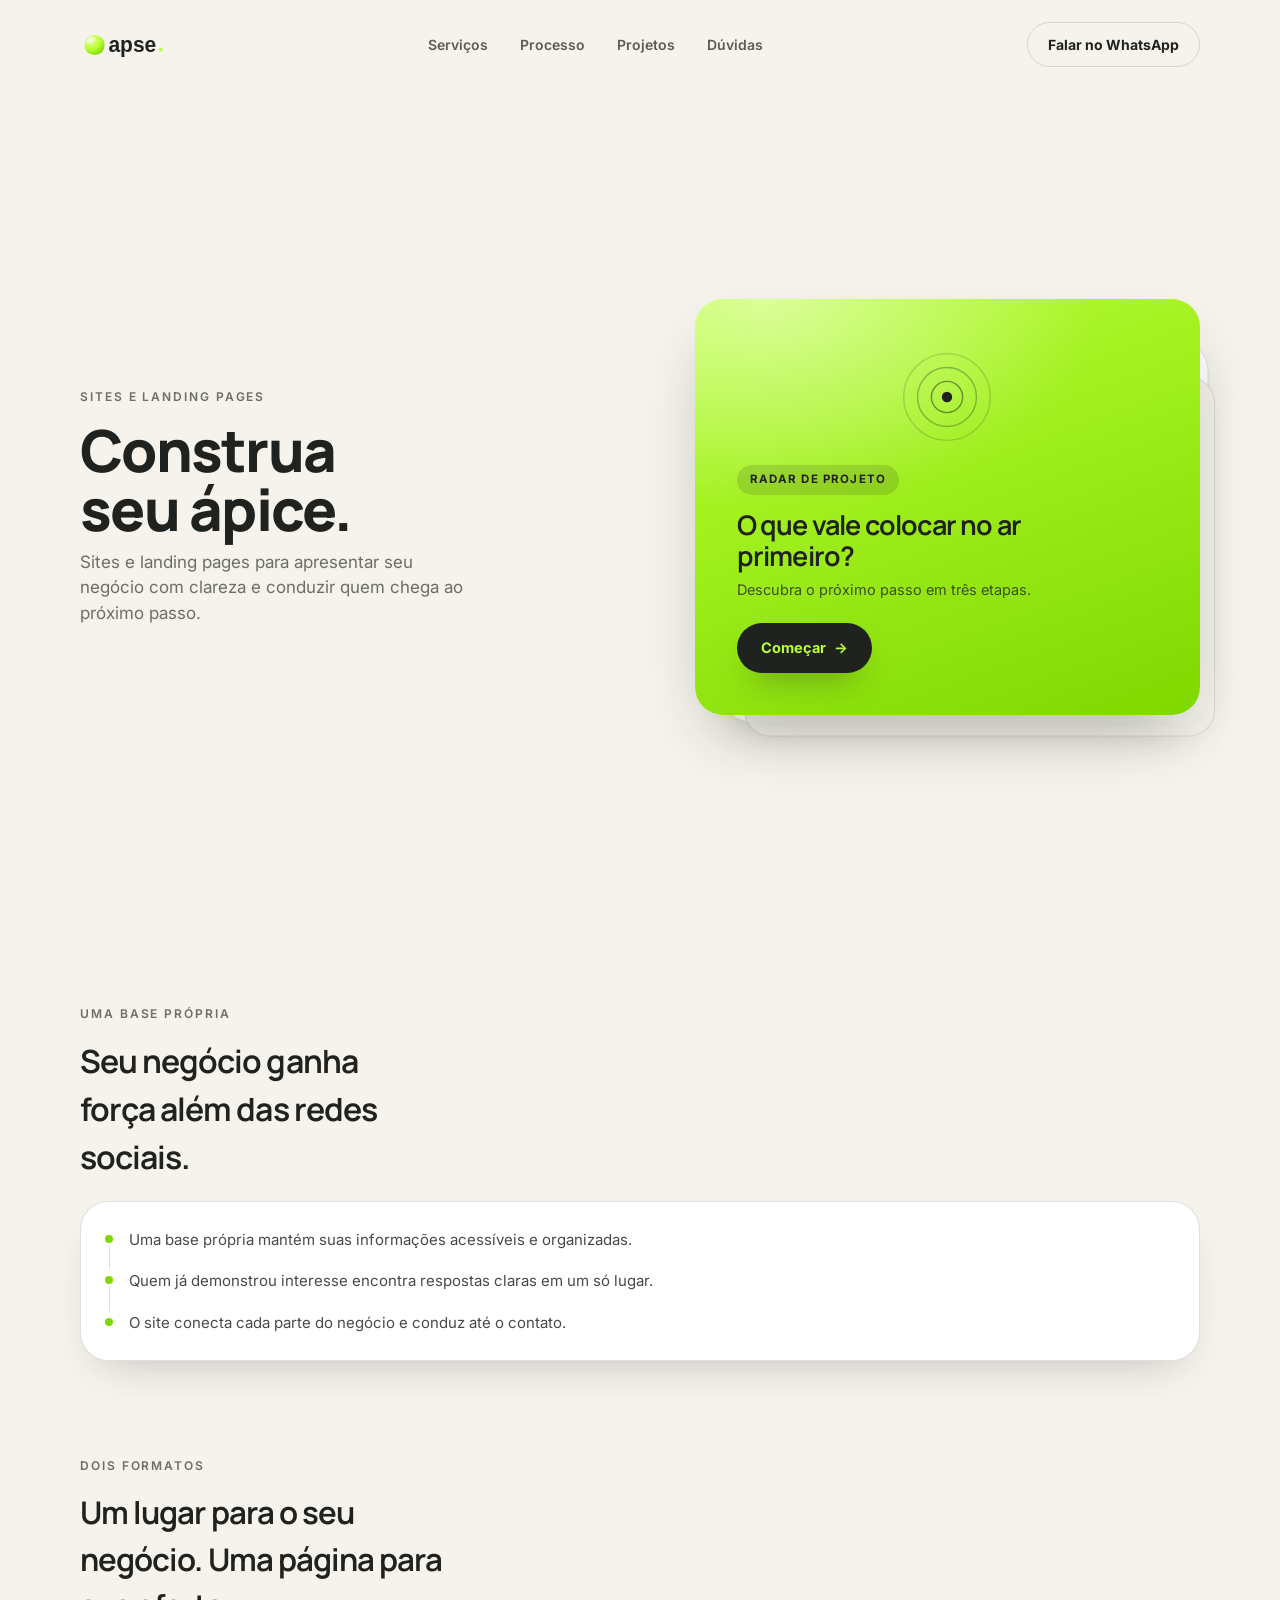
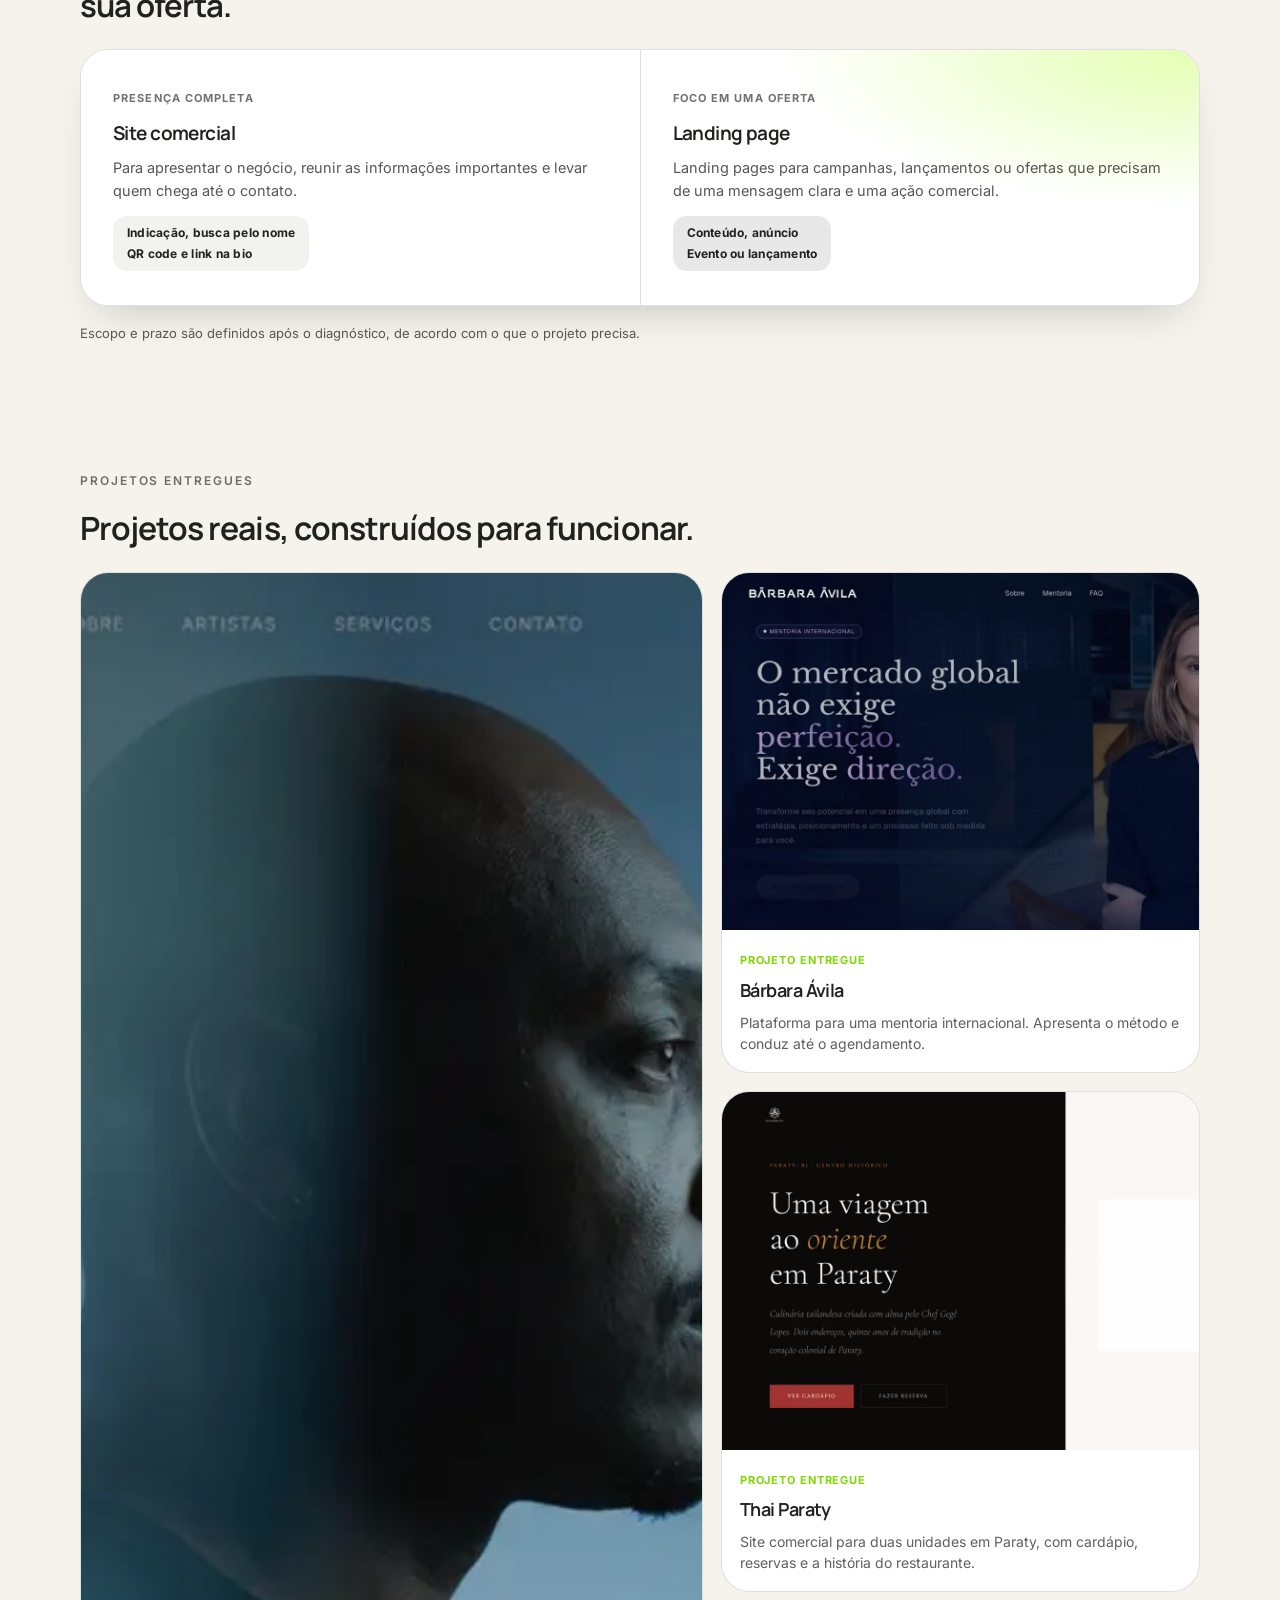
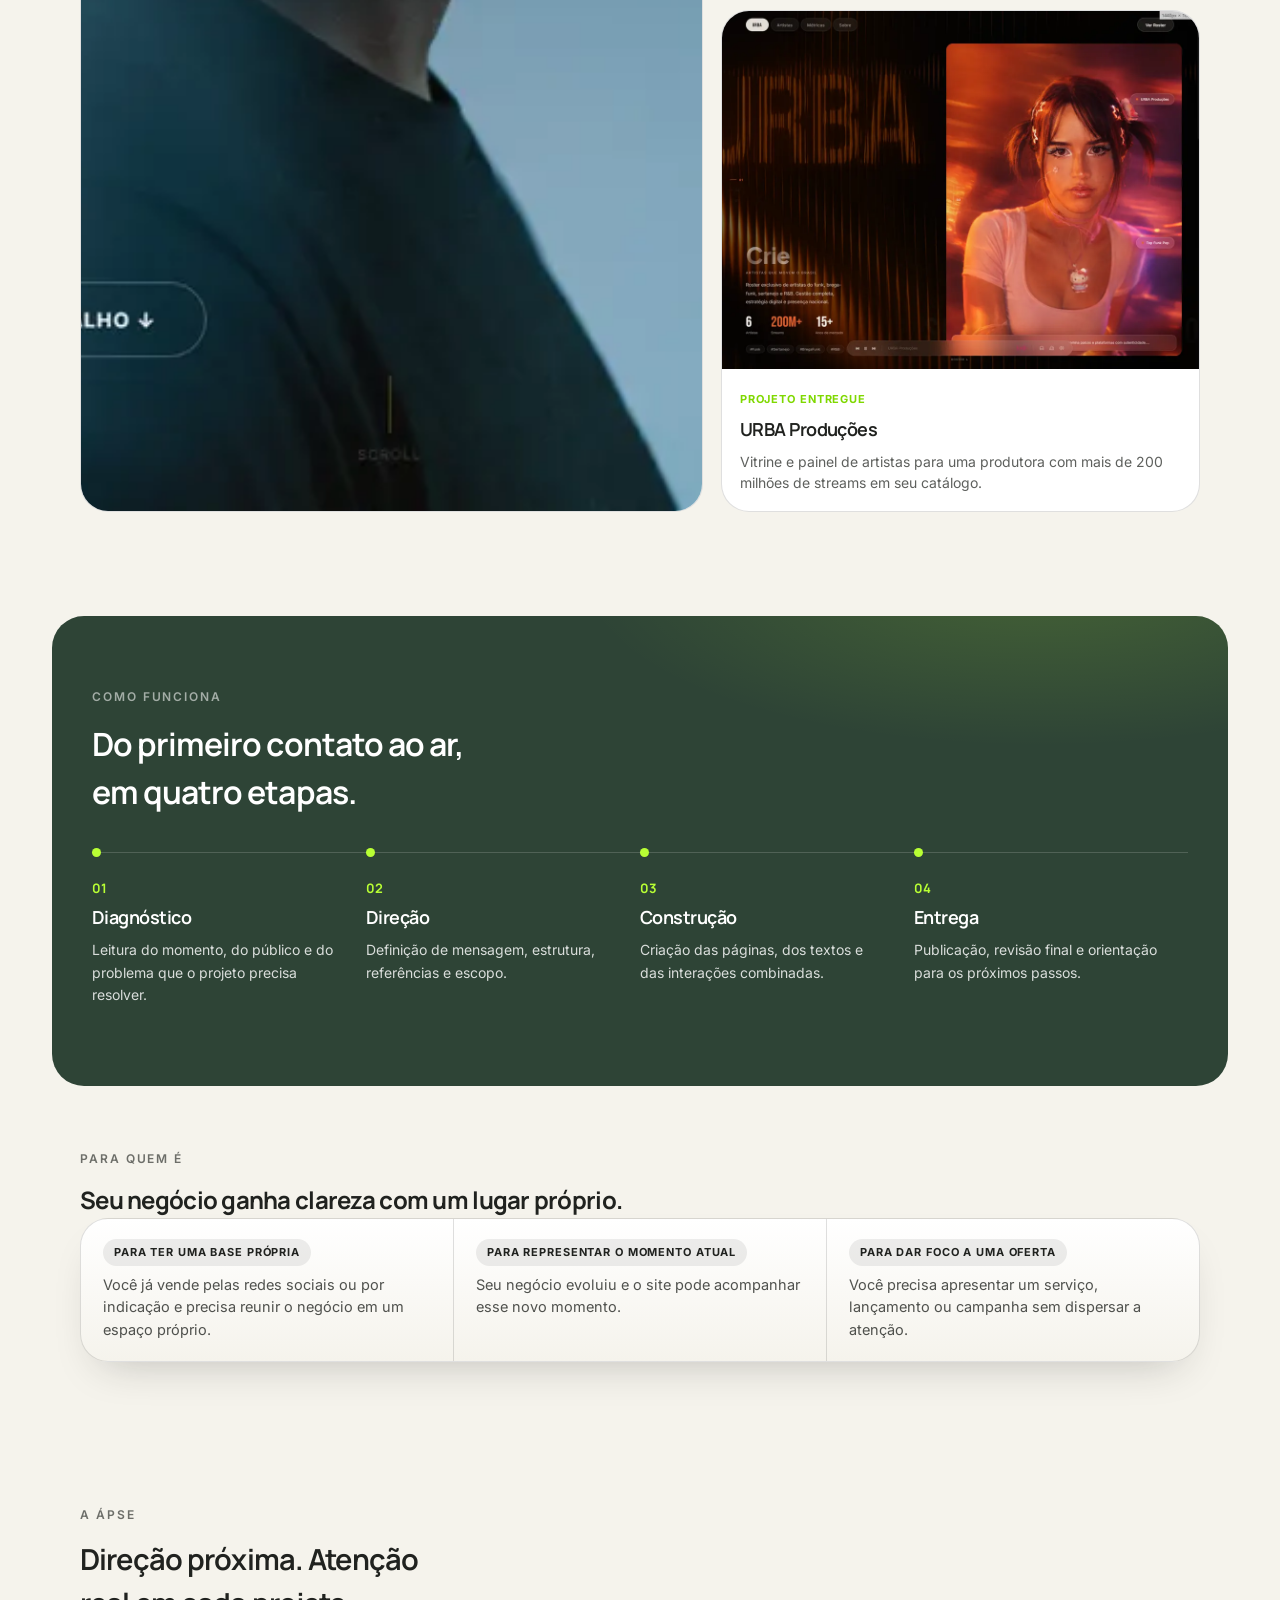
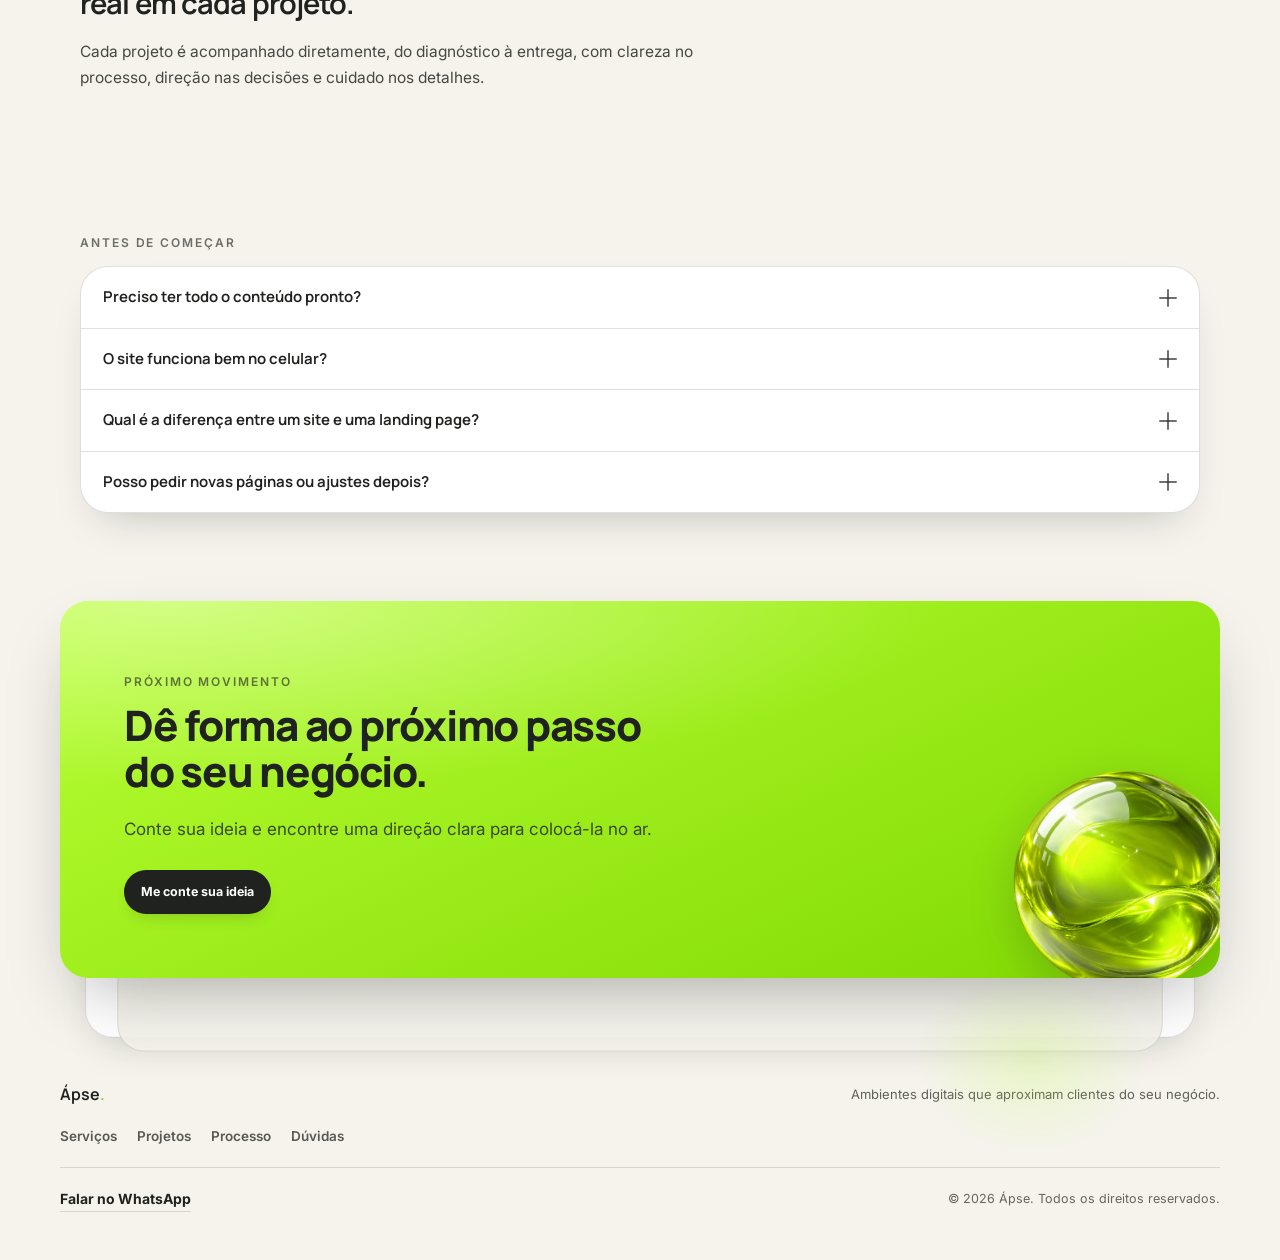
<file: index.html>
<!DOCTYPE html>
<html lang="pt-BR">
<head>
<meta charset="UTF-8">
<meta name="viewport" content="width=device-width, initial-scale=1, viewport-fit=cover">
<title>Ápse. Sites e landing pages com clareza e direção.</title>
<meta name="description" content="Sites e landing pages para apresentar seu negócio com clareza e conduzir quem chega ao próximo passo. Radar de três etapas para indicar o caminho certo.">
<link rel="icon" href="assets/img/brand/favicon.svg" type="image/svg+xml">
<link rel="preconnect" href="https://fonts.googleapis.com">
<link rel="preconnect" href="https://fonts.gstatic.com" crossorigin>
<link href="https://fonts.googleapis.com/css2?family=Manrope:wght@500;650;800&family=Inter:wght@400;500;600&display=swap" rel="stylesheet">
<link rel="stylesheet" href="assets/css/styles.css">
</head>
<body>

<a class="skip-link" href="#conteudo">Pular para o conteúdo</a>

<header class="site-header">
  <a href="#topo" class="brand" aria-label="Página inicial da Ápse">
    <img src="assets/img/brand/apse-logo-horizontal.svg" alt="apse." class="brand-logo" width="145" height="51">
  </a>
  <nav class="main-nav" aria-label="Navegação principal">
    <a href="#oferta">Serviços</a>
    <a href="#processo">Processo</a>
    <a href="#projetos">Projetos</a>
    <a href="#faq">Dúvidas</a>
  </nav>
  <a class="btn btn-ghost header-cta" href="#" data-whatsapp-link data-cta="header">
    Falar no WhatsApp
  </a>
</header>

<main id="conteudo">

  <div class="hero-stage" id="topo">
    <section class="hero">
      <div class="hero-copy">
        <p class="eyebrow">SITES E LANDING PAGES</p>
        <h1>Construa seu ápice.</h1>
        <p class="hero-support">Sites e landing pages para apresentar seu negócio com clareza e conduzir quem chega ao próximo passo.</p>
      </div>
    </section>

    <section class="diagnostico-wrap" id="diagnostico" aria-labelledby="diagnostico-title">
      <div class="diagnostico-sheet-handle" data-diag-handle hidden aria-hidden="true">
        <span class="handle-bar"></span>
      </div>

      <div class="diagnostico-depth" aria-hidden="true"></div>
      <div class="diagnostico-depth diagnostico-depth-2" aria-hidden="true"></div>

      <div class="diagnostico-panel" data-diagnostico>

        <div class="diagnostico-closed" data-diag-view="closed">
          <button type="button" class="diagnostico-hit" data-diag-start aria-describedby="diagnostico-title">
            <span class="diag-emblem" aria-hidden="true">
              <svg viewBox="0 0 120 120" width="96" height="96">
                <circle class="ring ring-1" cx="60" cy="60" r="18" />
                <circle class="ring ring-2" cx="60" cy="60" r="34" />
                <circle class="ring ring-3" cx="60" cy="60" r="50" />
                <circle class="ring-core" cx="60" cy="60" r="6" />
              </svg>
            </span>
            <span class="diagnostico-badge">Radar de projeto</span>
            <h2 id="diagnostico-title">O que vale colocar no ar primeiro?</h2>
            <p>Descubra o próximo passo em três etapas.</p>
            <span class="btn btn-dark diag-cta">
              <span data-diag-start-label>Começar</span>
              <span class="btn-arrow" aria-hidden="true">→</span>
            </span>
          </button>
        </div>

        <div class="diagnostico-open" data-diag-view="open" hidden>
          <div class="diagnostico-head">
            <span class="diag-emblem diag-emblem--mini" aria-hidden="true">
              <svg viewBox="0 0 120 120" width="48" height="48">
                <circle class="ring ring-1" cx="60" cy="60" r="18" />
                <circle class="ring ring-2" cx="60" cy="60" r="34" />
                <circle class="ring-core" cx="60" cy="60" r="6" />
              </svg>
            </span>
            <div class="diagnostico-progress" role="progressbar" aria-valuemin="1" aria-valuemax="3" aria-valuenow="1" aria-label="Progresso do radar">
              <span data-diag-progress-fill></span>
            </div>
            <button type="button" class="diagnostico-close" data-diag-close aria-label="Fechar radar">✕</button>
          </div>

          <div data-diag-question-area aria-live="polite"></div>

          <div class="diagnostico-nav">
            <button type="button" class="btn-text" data-diag-back hidden>← Voltar</button>
          </div>
        </div>

      </div>
    </section>
  </div>

  <section class="problema" id="problema">
    <p class="section-eyebrow">UMA BASE PRÓPRIA</p>
    <h2>Seu negócio ganha força além das redes sociais.</h2>
    <div class="panel problema-panel">
      <div class="problema-flow">
        <p class="problema-point">Uma base própria mantém suas informações acessíveis e organizadas.</p>
        <p class="problema-point">Quem já demonstrou interesse encontra respostas claras em um só lugar.</p>
        <p class="problema-point">O site conecta cada parte do negócio e conduz até o contato.</p>
      </div>
    </div>
  </section>

  <section class="oferta" id="oferta">
    <p class="section-eyebrow">DOIS FORMATOS</p>
    <h2>Um lugar para o seu negócio. Uma página para sua oferta.</h2>
    <div class="panel oferta-panel">
      <article class="oferta-module oferta-module--base">
        <span class="oferta-tag">Presença completa</span>
        <h3>Site comercial</h3>
        <p>Para apresentar o negócio, reunir as informações importantes e levar quem chega até o contato.</p>
        <p class="oferta-fluxo">
          <span>Indicação, busca pelo nome</span>
          <span>QR code e link na bio</span>
        </p>
      </article>
      <div class="oferta-divider" aria-hidden="true"></div>
      <article class="oferta-module oferta-module--foco">
        <span class="oferta-tag">Foco em uma oferta</span>
        <h3>Landing page</h3>
        <p>Landing pages para campanhas, lançamentos ou ofertas que precisam de uma mensagem clara e uma ação comercial.</p>
        <p class="oferta-fluxo">
          <span>Conteúdo, anúncio</span>
          <span>Evento ou lançamento</span>
        </p>
      </article>
    </div>
    <p class="oferta-footnote">Escopo e prazo são definidos após o diagnóstico, de acordo com o que o projeto precisa.</p>
  </section>

  <section class="projetos" id="projetos">
    <p class="section-eyebrow">PROJETOS ENTREGUES</p>
    <h2>Projetos reais, construídos para funcionar.</h2>

    <div class="projetos-track" data-projetos-track>
      <article class="projeto-card projeto-card--featured">
        <div class="projeto-media">
          <img src="assets/img/portfolio/junior-maia.webp" alt="Site comercial criado para Júnior Maia" loading="lazy" width="640" height="480">
        </div>
        <div class="projeto-info">
          <span class="projeto-label">Projeto entregue</span>
          <h3>Júnior Maia</h3>
          <p>Site comercial para um agenciador de artistas com 15 anos de mercado. Organiza artistas, serviços e contato.</p>
        </div>
      </article>
      <article class="projeto-card">
        <div class="projeto-media">
          <img src="assets/img/portfolio/barbara-avila.webp" alt="Plataforma de mentoria criada para Bárbara Ávila" loading="lazy" width="640" height="480">
        </div>
        <div class="projeto-info">
          <span class="projeto-label">Projeto entregue</span>
          <h3>Bárbara Ávila</h3>
          <p>Plataforma para uma mentoria internacional. Apresenta o método e conduz até o agendamento.</p>
        </div>
      </article>
      <article class="projeto-card">
        <div class="projeto-media">
          <img src="assets/img/portfolio/thai-paraty.webp" alt="Site comercial criado para o restaurante Thai Paraty" loading="lazy" width="640" height="480">
        </div>
        <div class="projeto-info">
          <span class="projeto-label">Projeto entregue</span>
          <h3>Thai Paraty</h3>
          <p>Site comercial para duas unidades em Paraty, com cardápio, reservas e a história do restaurante.</p>
        </div>
      </article>
      <article class="projeto-card">
        <div class="projeto-media">
          <img src="assets/img/portfolio/urba-artistas.webp" alt="Plataforma de artistas criada para URBA Produções" loading="lazy" width="640" height="480">
        </div>
        <div class="projeto-info">
          <span class="projeto-label">Projeto entregue</span>
          <h3>URBA Produções</h3>
          <p>Vitrine e painel de artistas para uma produtora com mais de 200 milhões de streams em seu catálogo.</p>
        </div>
      </article>
    </div>
  </section>

  <section class="processo" id="processo">
    <p class="section-eyebrow">COMO FUNCIONA</p>
    <h2>Do primeiro contato ao ar, em quatro etapas.</h2>
    <div class="processo-line">
      <div class="processo-step">
        <span class="processo-number">01</span>
        <h3>Diagnóstico</h3>
        <p>Leitura do momento, do público e do problema que o projeto precisa resolver.</p>
      </div>
      <div class="processo-step">
        <span class="processo-number">02</span>
        <h3>Direção</h3>
        <p>Definição de mensagem, estrutura, referências e escopo.</p>
      </div>
      <div class="processo-step">
        <span class="processo-number">03</span>
        <h3>Construção</h3>
        <p>Criação das páginas, dos textos e das interações combinadas.</p>
      </div>
      <div class="processo-step">
        <span class="processo-number">04</span>
        <h3>Entrega</h3>
        <p>Publicação, revisão final e orientação para os próximos passos.</p>
      </div>
    </div>
  </section>

  <section class="encaixe" id="encaixe">
    <p class="section-eyebrow">PARA QUEM É</p>
    <h2>Seu negócio ganha clareza com um lugar próprio.</h2>
    <div class="panel encaixe-panel">
      <div class="encaixe-tier">
        <span class="encaixe-tag">Para ter uma base própria</span>
        <p>Você já vende pelas redes sociais ou por indicação e precisa reunir o negócio em um espaço próprio.</p>
      </div>
      <div class="encaixe-tier">
        <span class="encaixe-tag">Para representar o momento atual</span>
        <p>Seu negócio evoluiu e o site pode acompanhar esse novo momento.</p>
      </div>
      <div class="encaixe-tier">
        <span class="encaixe-tag">Para dar foco a uma oferta</span>
        <p>Você precisa apresentar um serviço, lançamento ou campanha sem dispersar a atenção.</p>
      </div>
    </div>
  </section>

  <section class="sobre" id="sobre">
    <p class="section-eyebrow">A ÁPSE</p>
    <h2>Direção próxima. Atenção real em cada projeto.</h2>
    <p class="sobre-text">Cada projeto é acompanhado diretamente, do diagnóstico à entrega, com clareza no processo, direção nas decisões e cuidado nos detalhes.</p>
  </section>

  <section class="faq" id="faq">
    <p class="section-eyebrow">ANTES DE COMEÇAR</p>
    <div class="panel faq-panel" data-accordion>
      <div class="faq-row">
        <h3>
          <button type="button" class="faq-question" aria-expanded="false" aria-controls="faq-a-1" id="faq-q-1">
            <span>Preciso ter todo o conteúdo pronto?</span>
            <span class="faq-icon" aria-hidden="true"></span>
          </button>
        </h3>
        <div class="faq-answer" id="faq-a-1" role="region" aria-labelledby="faq-q-1">
          <div class="faq-answer-inner">
            <p>É possível começar com o que já existe. A conversa inicial organiza o conteúdo disponível, identifica o que falta e define o que será produzido antes da construção.</p>
          </div>
        </div>
      </div>
      <div class="faq-row">
        <h3>
          <button type="button" class="faq-question" aria-expanded="false" aria-controls="faq-a-2" id="faq-q-2">
            <span>O site funciona bem no celular?</span>
            <span class="faq-icon" aria-hidden="true"></span>
          </button>
        </h3>
        <div class="faq-answer" id="faq-a-2" role="region" aria-labelledby="faq-q-2">
          <div class="faq-answer-inner">
            <p>Sim. A experiência é pensada primeiro para o celular e depois adaptada às telas maiores.</p>
          </div>
        </div>
      </div>
      <div class="faq-row">
        <h3>
          <button type="button" class="faq-question" aria-expanded="false" aria-controls="faq-a-3" id="faq-q-3">
            <span>Qual é a diferença entre um site e uma landing page?</span>
            <span class="faq-icon" aria-hidden="true"></span>
          </button>
        </h3>
        <div class="faq-answer" id="faq-a-3" role="region" aria-labelledby="faq-q-3">
          <div class="faq-answer-inner">
            <p>O site organiza a presença do negócio como um todo. A landing page concentra a atenção em uma oferta e conduz para uma ação principal.</p>
          </div>
        </div>
      </div>
      <div class="faq-row">
        <h3>
          <button type="button" class="faq-question" aria-expanded="false" aria-controls="faq-a-4" id="faq-q-4">
            <span>Posso pedir novas páginas ou ajustes depois?</span>
            <span class="faq-icon" aria-hidden="true"></span>
          </button>
        </h3>
        <div class="faq-answer" id="faq-a-4" role="region" aria-labelledby="faq-q-4">
          <div class="faq-answer-inner">
            <p>Sim. O projeto pode evoluir depois da publicação. Cada nova etapa é avaliada conforme a necessidade.</p>
          </div>
        </div>
      </div>
    </div>
  </section>

  <section class="encerramento" id="contato">
    <div class="encerramento-depth" aria-hidden="true"></div>
    <div class="encerramento-depth encerramento-depth-2" aria-hidden="true"></div>
    <div class="encerramento-surface">
      <div class="encerramento-orb-wrap" aria-hidden="true">
        <img src="assets/img/brand/apse-orb-lime-3d.webp" alt="" class="encerramento-orb" width="420" height="420">
      </div>
      <p class="eyebrow encerramento-eyebrow">PRÓXIMO MOVIMENTO</p>
      <h2 class="encerramento-headline"><span>Dê forma ao próximo</span> <span>passo do seu negócio.</span></h2>
      <div class="encerramento-content">
        <p class="encerramento-text">Conte sua ideia e encontre uma direção clara para colocá-la no ar.</p>
        <a class="btn btn-primary encerramento-btn" href="#" data-whatsapp-link data-cta="cta_final">Me conte sua ideia</a>
      </div>
    </div>
  </section>

</main>

<footer class="site-footer">
  <div class="footer-top">
    <div class="footer-brand">
      <img src="assets/img/brand/favicon.svg" alt="" class="footer-mark" width="28" height="28">
      <span>Ápse<span class="dot">.</span></span>
    </div>
    <p class="footer-line">Ambientes digitais que aproximam clientes do seu negócio.</p>
  </div>
  <nav class="footer-nav" aria-label="Navegação do rodapé">
    <a href="#oferta">Serviços</a>
    <a href="#projetos">Projetos</a>
    <a href="#processo">Processo</a>
    <a href="#faq">Dúvidas</a>
  </nav>
  <div class="footer-divider" aria-hidden="true"></div>
  <div class="footer-bottom">
    <a href="#" data-whatsapp-link data-cta="footer" class="footer-whatsapp">Falar no WhatsApp</a>
    <p class="footer-legal">© <span data-current-year>2026</span> Ápse. Todos os direitos reservados.</p>
  </div>
</footer>

<a class="sticky-whatsapp" href="#" data-whatsapp-link data-cta="sticky_mobile" aria-label="Falar no WhatsApp">
  <svg viewBox="0 0 24 24" width="22" height="22" aria-hidden="true">
    <path d="M12 3.5c-4.56 0-8.25 3.53-8.25 7.9 0 1.62.5 3.13 1.36 4.39L3.75 20l4.4-1.36a8.7 8.7 0 0 0 3.85.9c4.56 0 8.25-3.54 8.25-7.9s-3.69-8.14-8.25-8.14Z" fill="none" stroke="currentColor" stroke-width="1.6" stroke-linejoin="round" stroke-linecap="round"/>
  </svg>
</a>

<script src="assets/js/main.js" defer></script>
</body>
</html>
</file>
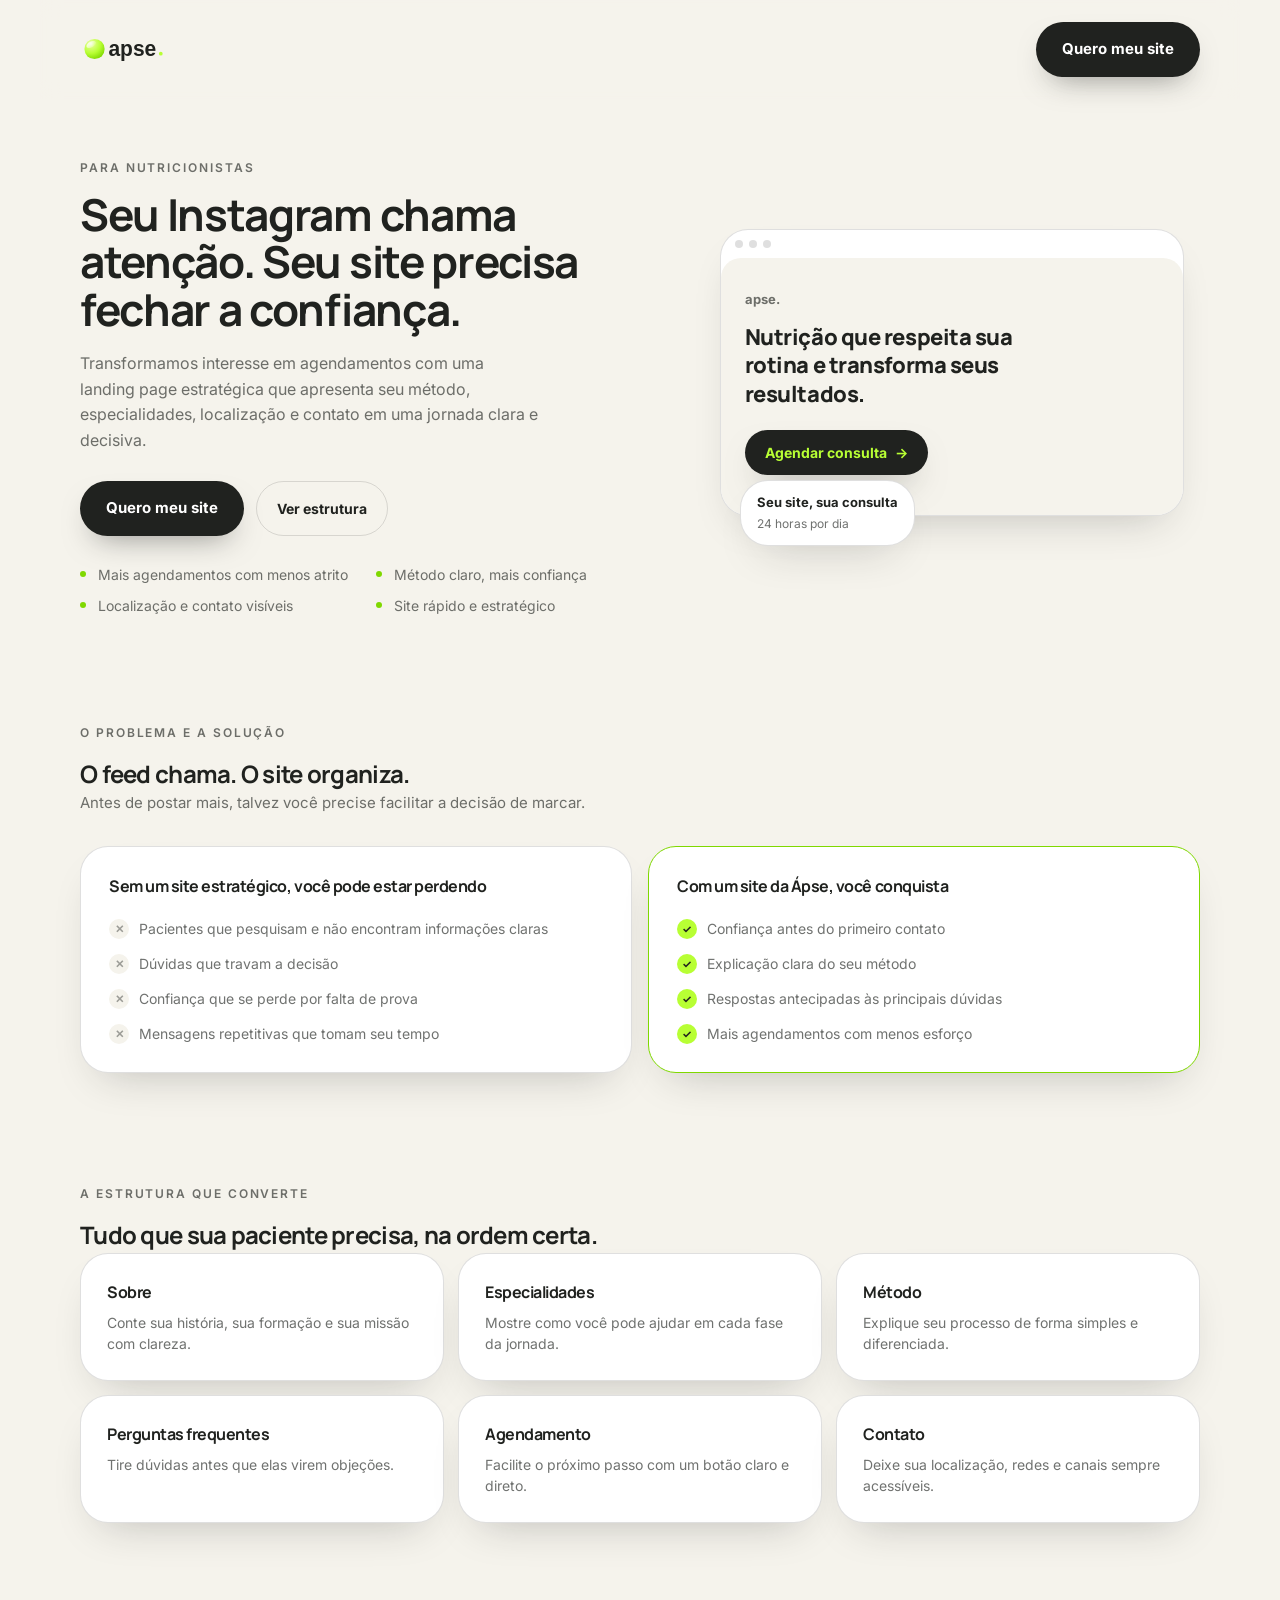
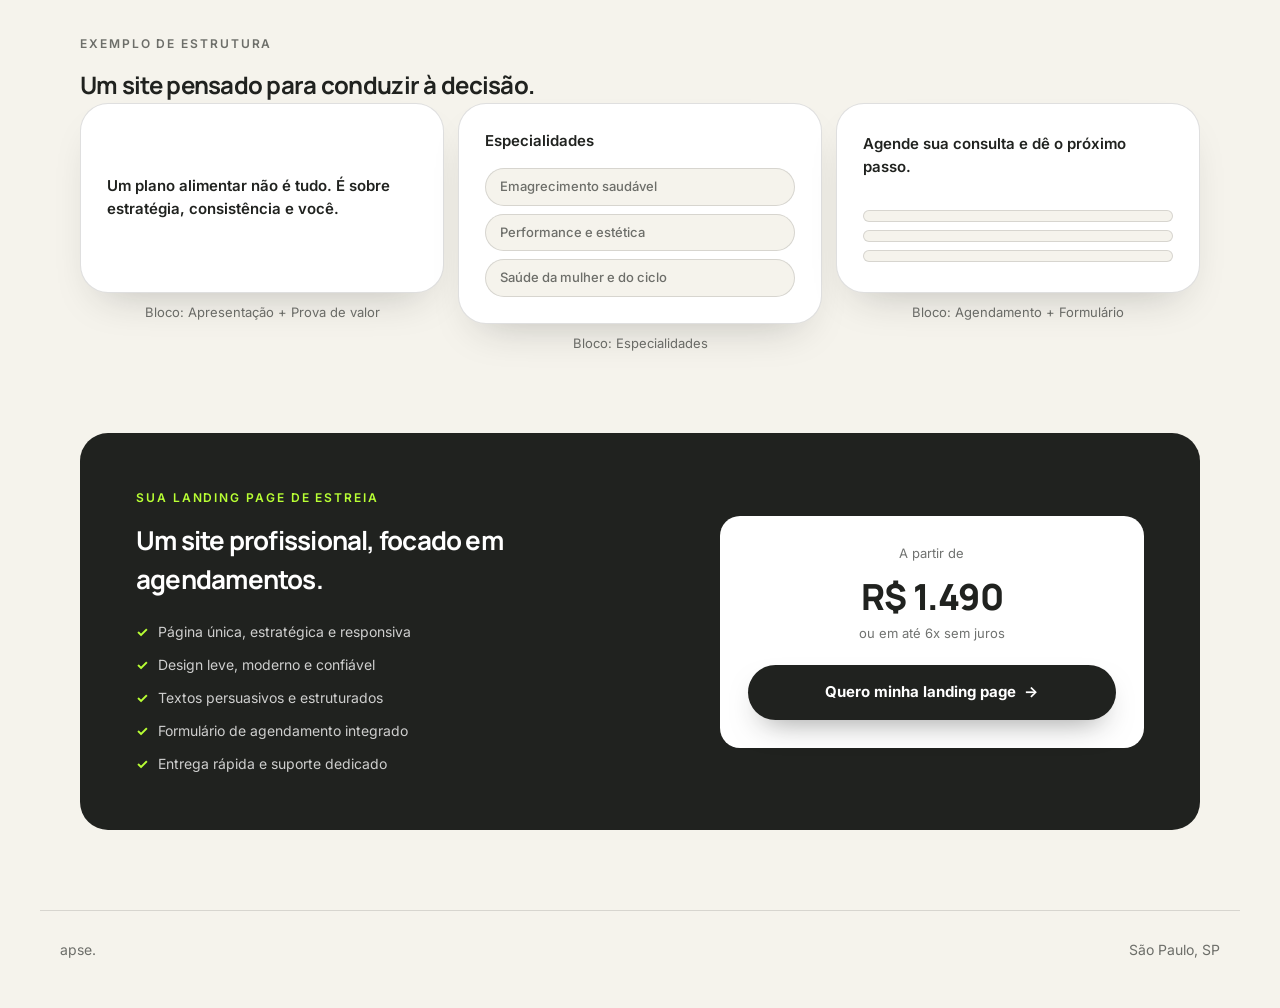
<file: nutricionista/index.html>
<!DOCTYPE html>
<html lang="pt-BR">
<head>
<meta charset="UTF-8">
<meta name="viewport" content="width=device-width, initial-scale=1, viewport-fit=cover">
<title>Ápse — Landing pages para nutricionistas</title>
<meta name="description" content="Transformamos interesse em agendamentos com uma landing page estratégica que apresenta seu método, especialidades, localização e contato em uma jornada clara e decisiva.">
<link rel="icon" href="../assets/img/brand/favicon.svg" type="image/svg+xml">
<link rel="preconnect" href="https://fonts.googleapis.com">
<link rel="preconnect" href="https://fonts.gstatic.com" crossorigin>
<link href="https://fonts.googleapis.com/css2?family=Manrope:wght@500;650;800&family=Inter:wght@400;500;600&display=swap" rel="stylesheet">
<link rel="stylesheet" href="../assets/css/styles.css">
<link rel="stylesheet" href="styles.css">
</head>
<body>

<header class="site-header">
  <a href="../index.html" class="brand" aria-label="Página inicial da Ápse">
    <img src="../assets/img/brand/apse-logo-horizontal.svg" alt="apse." class="brand-logo" width="145" height="51">
  </a>
  <a class="btn btn-primary" href="#preco">Quero meu site</a>
</header>

<main>

  <section class="nutri-hero">
    <div class="nutri-hero-copy">
      <p class="section-eyebrow">Para nutricionistas</p>
      <h1>Seu Instagram chama atenção. Seu site precisa fechar a confiança.</h1>
      <p class="nutri-hero-support">Transformamos interesse em agendamentos com uma landing page estratégica que apresenta seu método, especialidades, localização e contato em uma jornada clara e decisiva.</p>
      <div class="nutri-hero-actions">
        <a href="#preco" class="btn btn-primary">Quero meu site</a>
        <a href="#estrutura" class="btn btn-ghost">Ver estrutura</a>
      </div>
      <ul class="nutri-quick-points">
        <li>Mais agendamentos com menos atrito</li>
        <li>Método claro, mais confiança</li>
        <li>Localização e contato visíveis</li>
        <li>Site rápido e estratégico</li>
      </ul>
    </div>
    <div class="nutri-hero-visual" aria-hidden="true">
      <div class="panel nutri-mock-window">
        <div class="nutri-mock-bar"><span></span><span></span><span></span></div>
        <div class="nutri-mock-body">
          <p class="nutri-mock-label">apse.</p>
          <p class="nutri-mock-heading">Nutrição que respeita sua rotina e transforma seus resultados.</p>
          <span class="btn btn-dark nutri-mock-cta">Agendar consulta <span class="btn-arrow" aria-hidden="true">→</span></span>
        </div>
      </div>
      <div class="panel nutri-float-card">
        <strong>Seu site, sua consulta</strong>
        <span>24 horas por dia</span>
      </div>
    </div>
  </section>

  <section class="nutri-comparativo">
    <p class="section-eyebrow">O problema e a solução</p>
    <h2>O feed chama. O site organiza.</h2>
    <p class="nutri-lead">Antes de postar mais, talvez você precise facilitar a decisão de marcar.</p>
    <div class="nutri-comparison">
      <div class="panel nutri-comparison-col">
        <h3>Sem um site estratégico, você pode estar perdendo</h3>
        <ul>
          <li><span class="nutri-mark nutri-mark-x">✕</span> Pacientes que pesquisam e não encontram informações claras</li>
          <li><span class="nutri-mark nutri-mark-x">✕</span> Dúvidas que travam a decisão</li>
          <li><span class="nutri-mark nutri-mark-x">✕</span> Confiança que se perde por falta de prova</li>
          <li><span class="nutri-mark nutri-mark-x">✕</span> Mensagens repetitivas que tomam seu tempo</li>
        </ul>
      </div>
      <div class="panel nutri-comparison-col nutri-comparison-good">
        <h3>Com um site da Ápse, você conquista</h3>
        <ul>
          <li><span class="nutri-mark nutri-mark-ok">✓</span> Confiança antes do primeiro contato</li>
          <li><span class="nutri-mark nutri-mark-ok">✓</span> Explicação clara do seu método</li>
          <li><span class="nutri-mark nutri-mark-ok">✓</span> Respostas antecipadas às principais dúvidas</li>
          <li><span class="nutri-mark nutri-mark-ok">✓</span> Mais agendamentos com menos esforço</li>
        </ul>
      </div>
    </div>
  </section>

  <section class="nutri-estrutura" id="estrutura">
    <p class="section-eyebrow">A estrutura que converte</p>
    <h2>Tudo que sua paciente precisa, na ordem certa.</h2>
    <div class="nutri-grid nutri-grid-3">
      <div class="panel nutri-structure-card">
        <h3>Sobre</h3>
        <p>Conte sua história, sua formação e sua missão com clareza.</p>
      </div>
      <div class="panel nutri-structure-card">
        <h3>Especialidades</h3>
        <p>Mostre como você pode ajudar em cada fase da jornada.</p>
      </div>
      <div class="panel nutri-structure-card">
        <h3>Método</h3>
        <p>Explique seu processo de forma simples e diferenciada.</p>
      </div>
      <div class="panel nutri-structure-card">
        <h3>Perguntas frequentes</h3>
        <p>Tire dúvidas antes que elas virem objeções.</p>
      </div>
      <div class="panel nutri-structure-card">
        <h3>Agendamento</h3>
        <p>Facilite o próximo passo com um botão claro e direto.</p>
      </div>
      <div class="panel nutri-structure-card">
        <h3>Contato</h3>
        <p>Deixe sua localização, redes e canais sempre acessíveis.</p>
      </div>
    </div>
  </section>

  <section class="nutri-exemplo">
    <p class="section-eyebrow">Exemplo de estrutura</p>
    <h2>Um site pensado para conduzir à decisão.</h2>
    <div class="nutri-grid nutri-grid-3">
      <div class="nutri-example-card">
        <div class="panel nutri-example-preview nutri-example-preview-a">
          <p>Um plano alimentar não é tudo. É sobre estratégia, consistência e você.</p>
        </div>
        <span class="nutri-example-caption">Bloco: Apresentação + Prova de valor</span>
      </div>
      <div class="nutri-example-card">
        <div class="panel nutri-example-preview">
          <p class="nutri-example-title">Especialidades</p>
          <div class="nutri-example-chips">
            <span>Emagrecimento saudável</span>
            <span>Performance e estética</span>
            <span>Saúde da mulher e do ciclo</span>
          </div>
        </div>
        <span class="nutri-example-caption">Bloco: Especialidades</span>
      </div>
      <div class="nutri-example-card">
        <div class="panel nutri-example-preview">
          <p class="nutri-example-title">Agende sua consulta e dê o próximo passo.</p>
          <div class="nutri-example-form">
            <span></span><span></span><span></span>
          </div>
        </div>
        <span class="nutri-example-caption">Bloco: Agendamento + Formulário</span>
      </div>
    </div>
  </section>

  <section class="nutri-preco" id="preco">
    <div class="nutri-pricing-card">
      <div class="nutri-pricing-text">
        <p class="section-eyebrow">Sua landing page de estreia</p>
        <h2>Um site profissional, focado em agendamentos.</h2>
        <ul class="nutri-pricing-checklist">
          <li>Página única, estratégica e responsiva</li>
          <li>Design leve, moderno e confiável</li>
          <li>Textos persuasivos e estruturados</li>
          <li>Formulário de agendamento integrado</li>
          <li>Entrega rápida e suporte dedicado</li>
        </ul>
      </div>
      <div class="nutri-pricing-box">
        <span class="nutri-pricing-label">A partir de</span>
        <span class="nutri-pricing-value">R$ 1.490</span>
        <span class="nutri-pricing-note">ou em até 6x sem juros</span>
        <a href="https://wa.me/5511964525638?text=Oi%2C%20quero%20a%20landing%20page%20para%20nutricionista." class="btn btn-primary nutri-pricing-cta">Quero minha landing page <span class="btn-arrow" aria-hidden="true">→</span></a>
      </div>
    </div>
  </section>

</main>

<footer class="nutri-footer">
  <span>apse.</span>
  <span>São Paulo, SP</span>
</footer>

</body>
</html>
</file>
<file: assets/css/styles.css>
/* ============================================================
   Ápse: tokens
   ============================================================ */
:root {
  --apse-lime: #B8FF34;
  --apse-lime-soft: #E9FFB4;
  --apse-lime-deep: #7FD800;
  --apse-off-white: #F5F3EC;
  --apse-white: #FFFFFF;
  --apse-graphite: #20221F;
  --apse-graphite-soft: rgba(32, 34, 31, 0.64);
  --apse-graphite-faint: rgba(32, 34, 31, 0.42);
  --apse-line: rgba(32, 34, 31, 0.14);
  --apse-mineral: #2E4436;

  --font-display: 'Manrope', 'Inter', 'Segoe UI', sans-serif;
  --font-body: 'Inter', 'Segoe UI', sans-serif;

  --radius-lg: 28px;
  --radius-md: 20px;
  --radius-sm: 14px;
  --radius-pill: 999px;

  --shadow-card: 0 20px 44px -22px rgba(32, 34, 31, 0.28);
  --shadow-panel: 0 30px 70px -24px rgba(32, 34, 31, 0.38);
  --shadow-contact: 0 -10px 30px -18px rgba(32, 34, 31, 0.25);

  --ease-premium: cubic-bezier(0.25, 1, 0.5, 1);
  --max-width: 1200px;
}

@media (prefers-reduced-motion: reduce) {
  *, *::before, *::after {
    animation-duration: 0.001ms !important;
    animation-iteration-count: 1 !important;
    transition-duration: 0.001ms !important;
    scroll-behavior: auto !important;
  }
}

/* ============================================================
   Reset
   ============================================================ */
* { box-sizing: border-box; }
html { scroll-behavior: smooth; -webkit-text-size-adjust: 100%; }

body {
  margin: 0;
  background: var(--apse-off-white);
  color: var(--apse-graphite);
  font-family: var(--font-body);
  -webkit-font-smoothing: antialiased;
  line-height: 1.5;
  overflow-x: hidden;
}

body.diag-sheet-open { overflow: hidden; }

img { max-width: 100%; display: block; }
a { color: inherit; text-decoration: none; }
button { font: inherit; color: inherit; background: none; border: 0; cursor: pointer; }
ul { margin: 0; padding: 0; list-style: none; }
h1, h2, h3 { font-family: var(--font-display); margin: 0; letter-spacing: -0.03em; }

.skip-link {
  position: absolute;
  left: -999px;
  top: 0;
  background: var(--apse-graphite);
  color: var(--apse-white);
  padding: 12px 20px;
  border-radius: 0 0 10px 0;
  z-index: 300;
}
.skip-link:focus { left: 0; }

:focus-visible {
  outline: 2px solid var(--apse-graphite);
  outline-offset: 3px;
  border-radius: 4px;
}

/* ============================================================
   Layout helpers
   ============================================================ */
.section-eyebrow,
.eyebrow {
  font-family: var(--font-body);
  font-size: 12px;
  font-weight: 600;
  text-transform: uppercase;
  letter-spacing: 0.16em;
  color: var(--apse-graphite-soft);
  margin: 0 0 14px;
}

main > section {
  max-width: var(--max-width);
  margin: 0 auto;
  padding: 56px 20px;
}

/* physical white surface, shared by problema / oferta / encaixe / faq */
.panel {
  background: var(--apse-white);
  border: 1px solid var(--apse-line);
  border-radius: var(--radius-lg);
  box-shadow: var(--shadow-card);
  overflow: hidden;
}

/* ============================================================
   Buttons
   ============================================================ */
.btn {
  display: inline-flex;
  align-items: center;
  justify-content: center;
  gap: 8px;
  font-weight: 700;
  font-size: 15px;
  border-radius: var(--radius-pill);
  padding: 16px 26px;
  transition: transform 0.18s var(--ease-premium), box-shadow 0.18s var(--ease-premium), background 0.18s ease;
  white-space: nowrap;
}
.btn:active { transform: translateY(1px); }

.btn-primary {
  background: var(--apse-graphite);
  color: var(--apse-white);
  box-shadow: 0 14px 30px -14px rgba(32, 34, 31, 0.5);
}
.btn-primary:hover { transform: translateY(-2px); box-shadow: 0 18px 36px -14px rgba(32, 34, 31, 0.55); }

.btn-ghost {
  background: transparent;
  color: var(--apse-graphite);
  border: 1px solid var(--apse-line);
  padding: 11px 20px;
  font-size: 14px;
}
.btn-ghost:hover { background: var(--apse-white); }

.btn-dark {
  background: var(--apse-graphite);
  color: var(--apse-lime);
  box-shadow: 0 16px 34px -16px rgba(32, 34, 31, 0.55);
}
.btn-dark .btn-arrow { transition: transform 0.18s var(--ease-premium); }
.diagnostico-hit:hover .btn-arrow { transform: translateX(3px); }

.btn-text {
  font-weight: 600;
  font-size: 14px;
  color: rgba(32, 34, 31, 0.72);
  padding: 8px 4px;
}
.btn-text:hover { color: var(--apse-graphite); }

/* ============================================================
   Header
   ============================================================ */
.site-header {
  position: sticky;
  top: 0;
  z-index: 60;
  display: flex;
  align-items: center;
  justify-content: space-between;
  gap: 16px;
  max-width: var(--max-width);
  margin: 0 auto;
  padding: 18px 20px;
  background: rgba(245, 243, 236, 0.86);
  backdrop-filter: blur(10px);
}

.brand-logo { height: 30px; width: auto; }

.main-nav {
  display: none;
  gap: 32px;
  font-size: 14px;
  font-weight: 600;
}
.main-nav a { opacity: 0.72; transition: opacity 0.15s ease; }
.main-nav a:hover { opacity: 1; }

.header-cta { display: none; }

/* ============================================================
   Hero stage: compact, radar close behind
   ============================================================ */
.hero-stage {
  max-width: var(--max-width);
  margin: 0 auto;
  padding: 4px 20px 0;
}

.hero { padding: 18px 0 0; max-width: none; }
.hero-copy { max-width: 560px; }

.hero h1 {
  font-size: clamp(34px, 10vw, 46px);
  font-weight: 800;
  line-height: 1.05;
  margin: 12px 0 12px;
  max-width: 12ch;
}

.hero-support {
  font-size: 15px;
  line-height: 1.5;
  color: var(--apse-graphite-soft);
  max-width: 32ch;
  margin: 0;
}

/* ---- Radar module ---- */
.diagnostico-wrap {
  position: relative;
  max-width: none;
  padding: 20px 0 28px;
  scroll-margin-top: 90px;
}

.diagnostico-depth {
  position: absolute;
  left: 16px;
  right: 16px;
  top: 28px;
  bottom: 2px;
  background: var(--apse-white);
  border: 1px solid var(--apse-line);
  border-radius: var(--radius-lg);
  box-shadow: var(--shadow-card);
  transform: translateY(16px) scale(0.97);
}

.diagnostico-depth-2 {
  left: 28px;
  right: 28px;
  top: 38px;
  bottom: -6px;
  background: var(--apse-off-white);
  box-shadow: none;
  transform: translateY(28px) scale(0.94);
  opacity: 0.9;
}

.diagnostico-panel {
  position: relative;
  background: linear-gradient(160deg, var(--apse-lime) 0%, var(--apse-lime-deep) 100%);
  border-radius: var(--radius-lg);
  box-shadow: var(--shadow-panel);
  overflow: hidden;
}

.diagnostico-panel::after {
  content: "";
  position: absolute;
  inset: 0;
  background: radial-gradient(120% 90% at 14% 0%, rgba(255,255,255,0.5), transparent 55%);
  pointer-events: none;
}

/* whole closed card is one hit target */
.diagnostico-hit {
  position: relative;
  z-index: 1;
  display: flex;
  flex-direction: column;
  align-items: center;
  width: 100%;
  text-align: center;
  padding: 32px 26px 28px;
}

.diag-emblem {
  display: inline-flex;
  margin-bottom: 16px;
  animation: diagEmblemPulse 5s ease-in-out infinite;
  transform-origin: center;
}
.diag-emblem svg { display: block; }
.diag-emblem:not(.diag-emblem--mini) svg {
  width: clamp(88px, 26vw, 104px);
  height: clamp(88px, 26vw, 104px);
}
.diag-emblem--mini svg { width: 48px; height: 48px; }
.diag-emblem .ring { fill: none; stroke: var(--apse-graphite); stroke-width: 1.6; stroke-opacity: 0.5; }
.diag-emblem .ring-2 { stroke-opacity: 0.32; }
.diag-emblem .ring-3 { stroke-opacity: 0.18; }
.diag-emblem .ring-core { fill: var(--apse-graphite); }
@keyframes diagEmblemPulse {
  0%, 100% { transform: scale(1); }
  50% { transform: scale(1.08); }
}
.diagnostico-hit:active .diag-emblem { transform: scale(1.14); }

.diag-emblem--mini { margin-bottom: 0; flex-shrink: 0; }
.diag-emblem--mini.is-pinged { animation: diagRadarPing 0.4s var(--ease-premium); }
@keyframes diagRadarPing {
  0% { transform: scale(1); }
  45% { transform: scale(1.22); }
  100% { transform: scale(1); }
}

.diagnostico-badge {
  display: inline-flex;
  align-items: center;
  font-size: 11.5px;
  font-weight: 700;
  text-transform: uppercase;
  letter-spacing: 0.1em;
  background: rgba(32, 34, 31, 0.14);
  color: var(--apse-graphite);
  padding: 6px 13px;
  border-radius: var(--radius-pill);
  margin-bottom: 14px;
}

.diagnostico-hit h2 {
  font-size: clamp(21px, 5.4vw, 25px);
  font-weight: 650;
  line-height: 1.16;
  margin: 0 0 8px;
  max-width: 20ch;
}

.diagnostico-hit > p {
  font-size: 14.5px;
  color: rgba(32, 34, 31, 0.76);
  margin: 0 0 22px;
}

.diag-cta {
  pointer-events: none;
  padding: 14px 24px;
  font-size: 14.5px;
}

/* ---- Radar open state (shared) ---- */
.diagnostico-open { position: relative; z-index: 1; padding: 24px 24px 22px; }

.diagnostico-head {
  display: flex;
  align-items: center;
  gap: 14px;
  margin-bottom: 20px;
}

.diagnostico-progress {
  flex: 1;
  height: 6px;
  background: rgba(32, 34, 31, 0.16);
  border-radius: var(--radius-pill);
  overflow: hidden;
}
.diagnostico-progress span {
  display: block;
  height: 100%;
  width: 25%;
  background: var(--apse-graphite);
  border-radius: var(--radius-pill);
  transition: width 0.32s var(--ease-premium);
}

.diagnostico-close {
  width: 32px;
  height: 32px;
  border-radius: 50%;
  background: rgba(32, 34, 31, 0.14);
  display: flex;
  align-items: center;
  justify-content: center;
  font-size: 13px;
  flex-shrink: 0;
  transition: background 0.15s ease;
}
.diagnostico-close:hover { background: rgba(32, 34, 31, 0.24); }

.diag-step-label {
  font-size: 12px;
  font-weight: 700;
  text-transform: uppercase;
  letter-spacing: 0.1em;
  color: rgba(32, 34, 31, 0.6);
  margin: 0 0 10px;
}

.diag-question {
  font-size: clamp(19px, 4.6vw, 23px);
  font-weight: 650;
  font-family: var(--font-display);
  line-height: 1.22;
  margin: 0 0 20px;
  max-width: 32ch;
}

/* ---- chips ---- */
.diag-options {
  display: flex;
  flex-wrap: wrap;
  gap: 10px;
}

.diag-chip {
  display: inline-flex;
  align-items: center;
  gap: 9px;
  padding: 13px 18px;
  border-radius: var(--radius-pill);
  border: 1.5px solid rgba(32, 34, 31, 0.26);
  background: rgba(255, 255, 255, 0.42);
  font-size: 14px;
  font-weight: 650;
  font-family: var(--font-display);
  line-height: 1.3;
  max-width: 100%;
  text-align: left;
  transition: background 0.15s ease, border-color 0.15s ease, transform 0.15s ease, color 0.15s ease;
}
.diag-chip:hover { border-color: var(--apse-graphite); background: rgba(255, 255, 255, 0.72); }
.diag-chip.is-selected {
  background: var(--apse-graphite);
  border-color: var(--apse-graphite);
  color: var(--apse-lime);
  transform: scale(1.02);
}

.diag-chip-mark {
  width: 17px;
  height: 17px;
  border-radius: 50%;
  border: 1.5px solid currentColor;
  flex-shrink: 0;
  display: inline-flex;
  align-items: center;
  justify-content: center;
}
.diag-chip-mark::after {
  content: "";
  width: 7px;
  height: 7px;
  border-radius: 50%;
  background: currentColor;
  opacity: 0;
  transform: scale(0.4);
  transition: opacity 0.15s ease, transform 0.15s ease;
}
.diag-chip.is-selected .diag-chip-mark::after { opacity: 1; transform: scale(1); }

.diagnostico-nav { margin-top: 18px; min-height: 20px; }

[data-diag-question-area].diag-animate-0 { animation: diagFadeInRight 0.34s var(--ease-premium); }
[data-diag-question-area].diag-animate-1 { animation: diagFadeInLeft 0.34s var(--ease-premium); }
[data-diag-question-area].diag-animate-2 { animation: diagFadeInUp 0.34s var(--ease-premium); }
[data-diag-question-area].diag-animate-3 { animation: diagFadeInResult 0.4s var(--ease-premium); }
@keyframes diagFadeInRight { from { opacity: 0; transform: translateX(22px); } to { opacity: 1; transform: translateX(0); } }
@keyframes diagFadeInLeft { from { opacity: 0; transform: translateX(-22px); } to { opacity: 1; transform: translateX(0); } }
@keyframes diagFadeInUp { from { opacity: 0; transform: translateY(20px); } to { opacity: 1; transform: translateY(0); } }
@keyframes diagFadeInResult { from { opacity: 0; transform: translateY(20px) scale(0.99); } to { opacity: 1; transform: translateY(0) scale(1); } }

/* ---- result ---- */
.diag-result-label {
  font-size: 12px; font-weight: 700; text-transform: uppercase; letter-spacing: 0.1em;
  color: rgba(32, 34, 31, 0.6); margin: 0 0 10px;
}
.diag-result-title {
  font-family: var(--font-display); font-size: clamp(22px, 5.4vw, 27px);
  font-weight: 650; line-height: 1.16; margin: 0 0 12px;
}
.diag-result-copy {
  font-size: 15px; line-height: 1.55; color: rgba(32, 34, 31, 0.8);
  max-width: 42ch; margin: 0 0 24px;
}
.diag-result-actions { display: flex; flex-wrap: wrap; gap: 12px; align-items: center; }

/* ---- mobile fullscreen sheet ---- */
[data-diag-handle] {
  position: fixed;
  left: 0; right: 0; bottom: 0;
  height: calc(60px + env(safe-area-inset-bottom, 0px));
  padding-top: 14px;
  background: var(--apse-white);
  border-radius: 22px 22px 0 0;
  box-shadow: var(--shadow-contact);
  z-index: 199;
  display: none;
  align-items: flex-start;
  justify-content: center;
}
[data-diag-handle]:not([hidden]) { display: flex; }
.handle-bar { width: 44px; height: 5px; border-radius: var(--radius-pill); background: rgba(32, 34, 31, 0.22); }

@media (max-width: 899px) {
  body.diag-sheet-open .diagnostico-panel {
    position: fixed;
    left: 12px;
    right: 12px;
    bottom: calc(60px + env(safe-area-inset-bottom, 0px));
    top: 14px;
    z-index: 200;
    display: flex;
    flex-direction: column;
    max-height: none;
    animation: diagSheetIn 0.32s var(--ease-premium);
  }
  body.diag-sheet-open .diagnostico-open {
    flex: 1;
    min-height: 0;
    overflow-y: auto;
    -webkit-overflow-scrolling: touch;
    display: flex;
    flex-direction: column;
  }
  body.diag-sheet-open [data-diag-question-area] { flex: 1; }
}

@keyframes diagSheetIn {
  from { opacity: 0; transform: translateY(18px) scale(0.98); }
  to { opacity: 1; transform: translateY(0) scale(1); }
}

/* ============================================================
   Problema: one surface, three rows
   ============================================================ */
.problema { padding-top: 40px; padding-bottom: 36px; }

.problema h2 {
  font-size: clamp(25px, 5.6vw, 32px);
  font-weight: 650;
  max-width: 17ch;
  margin: 0 0 20px;
}

.problema-flow { padding: 26px 24px; }

.problema-point {
  position: relative;
  margin: 0;
  padding: 0 0 18px 24px;
  font-size: 15px;
  line-height: 1.55;
  color: rgba(32, 34, 31, 0.82);
}
.problema-point:last-child { padding-bottom: 0; }

.problema-point::before {
  content: "";
  position: absolute;
  left: 0;
  top: 7px;
  width: 8px;
  height: 8px;
  border-radius: 50%;
  background: var(--apse-lime-deep);
}
.problema-point::after {
  content: "";
  position: absolute;
  left: 3.5px;
  top: 17px;
  bottom: 0;
  width: 1px;
  background: var(--apse-line);
}
.problema-point:last-child::after { display: none; }

/* ============================================================
   Oferta: one surface, two modules
   ============================================================ */
.oferta { padding-top: 8px; padding-bottom: 40px; }

.oferta h2 {
  font-size: clamp(1.45rem, 6vw, 1.95rem);
  font-weight: 650;
  max-width: 19ch;
  margin: 0 0 20px;
}

.oferta-panel { display: flex; flex-direction: column; }

.oferta-module { padding: 26px 24px; }

.oferta-module--base { background: var(--apse-white); }
.oferta-module--foco {
  position: relative;
  background: var(--apse-white);
  overflow: hidden;
}
.oferta-module--foco::before {
  content: "";
  position: absolute;
  inset: 0;
  z-index: 0;
  pointer-events: none;
  background: radial-gradient(120% 100% at 100% 0%, rgba(184, 255, 52, 0.38), transparent 62%);
}
.oferta-module--foco > * { position: relative; z-index: 1; }

.oferta-divider { height: 1px; background: var(--apse-line); }

.oferta-tag {
  display: inline-block;
  font-size: 11px;
  font-weight: 700;
  text-transform: uppercase;
  letter-spacing: 0.1em;
  color: var(--apse-graphite-soft);
  margin-bottom: 12px;
}

.oferta-module h3 { font-size: 19px; font-weight: 650; margin: 0 0 10px; }
.oferta-module > p:not(.oferta-fluxo) { font-size: 14.5px; line-height: 1.55; color: rgba(32, 34, 31, 0.76); margin: 0 0 14px; }

.oferta-fluxo {
  margin: 0;
  display: inline-flex;
  flex-direction: column;
  gap: 3px;
  font-size: 12px;
  font-weight: 700;
  letter-spacing: 0.02em;
  color: var(--apse-graphite);
  background: rgba(32, 34, 31, 0.06);
  padding: 8px 14px;
  border-radius: var(--radius-sm);
}
.oferta-fluxo span { display: block; }
.oferta-module--foco .oferta-fluxo { background: rgba(32, 34, 31, 0.1); }

.oferta-footnote { margin: 18px 0 0; font-size: 13px; color: rgba(32, 34, 31, 0.74); }

/* ============================================================
   Projetos: horizontal track (mobile) / editorial grid (desktop)
   ============================================================ */
.projetos { padding-top: 8px; padding-bottom: 28px; }

.projetos h2 {
  font-size: clamp(25px, 5.6vw, 32px);
  font-weight: 650;
  margin: 0 0 20px;
}

.projetos-track {
  display: flex;
  gap: 14px;
  overflow-x: auto;
  cursor: grab;
  -webkit-overflow-scrolling: touch;
  padding-bottom: 6px;
  margin: 0 -20px;
  padding-left: 20px;
  padding-right: 20px;
  scrollbar-width: none;
}
.projetos-track:active { cursor: grabbing; }
.projetos-track::-webkit-scrollbar { display: none; }

.projeto-card {
  background: var(--apse-white);
  border: 1px solid var(--apse-line);
  border-radius: var(--radius-lg);
  overflow: hidden;
  flex: 0 0 86%;
}
.projeto-card[aria-hidden="true"] { pointer-events: none; }

.projeto-media { aspect-ratio: 4 / 3; overflow: hidden; background: var(--apse-off-white); }
.projeto-media img { width: 100%; height: 100%; object-fit: cover; }

.projeto-info { padding: 16px 18px 18px; }

.projeto-label {
  display: inline-block;
  font-size: 11px;
  font-weight: 700;
  text-transform: uppercase;
  letter-spacing: 0.08em;
  color: var(--apse-lime-deep);
  margin-bottom: 8px;
}

.projeto-info h3 { font-size: 18px; font-weight: 650; margin: 0 0 8px; }
.projeto-info p {
  font-size: 14px;
  line-height: 1.5;
  color: rgba(32, 34, 31, 0.72);
  margin: 0;
  display: -webkit-box;
  -webkit-line-clamp: 3;
  -webkit-box-orient: vertical;
  overflow: hidden;
}

/* ============================================================
   Processo: verde mineral profundo, imersivo
   ============================================================ */
.processo {
  position: relative;
  overflow: hidden;
  background: var(--apse-mineral);
  color: var(--apse-white);
  border-radius: 32px;
  max-width: calc(var(--max-width) - 24px);
  margin: 32px auto 0;
  padding-top: 48px;
  padding-bottom: 52px;
}

.processo::before {
  content: "";
  position: absolute;
  inset: 0;
  z-index: 0;
  pointer-events: none;
  background: radial-gradient(60% 55% at 84% -8%, rgba(184, 255, 52, 0.16), transparent 65%);
}

.processo > * { position: relative; z-index: 1; }

.processo .section-eyebrow { color: rgba(255,255,255,0.56); }

.processo h2 {
  color: var(--apse-white);
  font-size: clamp(25px, 5.6vw, 32px);
  font-weight: 650;
  max-width: 19ch;
  margin: 0 0 36px;
}

.processo-line { display: flex; flex-direction: column; }

.processo-step {
  position: relative;
  padding: 20px 0 20px 30px;
  border-left: 1px solid rgba(255, 255, 255, 0.16);
}
.processo-step:first-child { padding-top: 0; }
.processo-step:last-child { padding-bottom: 0; }

.processo-step::before {
  content: "";
  position: absolute;
  left: -5px;
  top: 20px;
  width: 9px;
  height: 9px;
  border-radius: 50%;
  background: var(--apse-lime);
}
.processo-step:first-child::before { top: 0; }

.processo-number {
  color: var(--apse-lime);
  font-weight: 700;
  font-size: 13px;
  font-family: var(--font-display);
  display: block;
  margin-bottom: 6px;
}

.processo-step h3 { color: var(--apse-white); font-size: 18px; font-weight: 650; margin: 0 0 8px; }
.processo-step p { color: rgba(255, 255, 255, 0.82); font-size: 14px; line-height: 1.6; margin: 0; max-width: 46ch; }

/* ============================================================
   Encaixe: compact, three tiers, one surface
   ============================================================ */
.encaixe { padding-top: 32px; padding-bottom: 32px; }

.encaixe-panel { background: linear-gradient(180deg, var(--apse-white), var(--apse-off-white)); }

.encaixe-tier {
  padding: 20px 22px;
  border-top: 1px solid var(--apse-line);
  display: flex;
  flex-direction: column;
  gap: 8px;
}
.encaixe-tier:first-child { border-top: 0; }

.encaixe-tag {
  display: inline-flex;
  align-self: flex-start;
  font-size: 11px;
  font-weight: 700;
  text-transform: uppercase;
  letter-spacing: 0.08em;
  padding: 5px 11px;
  border-radius: var(--radius-pill);
  background: rgba(32, 34, 31, 0.08);
  color: var(--apse-graphite);
}

.encaixe-tier p { margin: 0; font-size: 14.5px; line-height: 1.55; color: rgba(32, 34, 31, 0.78); max-width: 60ch; }

/* ============================================================
   Sobre: curta, editorial
   ============================================================ */
.sobre { padding-top: 40px; padding-bottom: 36px; }

.sobre h2 {
  font-size: clamp(24px, 5.4vw, 29px);
  font-weight: 650;
  max-width: 20ch;
  margin: 0 0 14px;
}
.sobre-text { font-size: 15.5px; line-height: 1.65; color: rgba(32, 34, 31, 0.82); max-width: 56ch; margin: 0; }

/* ============================================================
   FAQ: sanfona exclusiva
   ============================================================ */
.faq { padding-top: 32px; padding-bottom: 24px; }

.faq-row { border-top: 1px solid var(--apse-line); }
.faq-row:first-child { border-top: 0; }
.faq-row h3 { margin: 0; }

.faq-question {
  width: 100%;
  display: flex;
  align-items: center;
  justify-content: space-between;
  gap: 16px;
  padding: 19px 22px;
  text-align: left;
  font-weight: 650;
  font-family: var(--font-display);
  font-size: 15px;
}
.faq-question span:first-child { flex: 1; min-width: 0; }

.faq-icon {
  position: relative;
  width: 18px;
  height: 18px;
  flex-shrink: 0;
}
.faq-icon::before,
.faq-icon::after {
  content: "";
  position: absolute;
  background: var(--apse-graphite-soft);
  border-radius: 2px;
  transition: transform 0.3s var(--ease-premium), opacity 0.24s ease;
}
.faq-icon::before { left: 0; top: 8px; width: 18px; height: 2px; }
.faq-icon::after { left: 8px; top: 0; width: 2px; height: 18px; }
.faq-question[aria-expanded="true"] .faq-icon::after { transform: rotate(90deg); opacity: 0; }
.faq-question[aria-expanded="true"] .faq-icon::before { transform: rotate(180deg); }

.faq-answer {
  display: grid;
  grid-template-rows: 0fr;
  opacity: 0;
  transition: grid-template-rows 0.36s var(--ease-premium), opacity 0.3s var(--ease-premium);
}
.faq-answer-inner { overflow: hidden; }
.faq-row.is-open .faq-answer { grid-template-rows: 1fr; opacity: 1; }

.faq-answer p {
  margin: 0;
  padding: 0 22px 20px;
  font-size: 14.5px;
  line-height: 1.6;
  color: rgba(32, 34, 31, 0.76);
}

/* ============================================================
   Encerramento: clímax visual
   ============================================================ */
.encerramento {
  position: relative;
  padding: 24px 20px 40px;
}

.encerramento-depth {
  position: absolute;
  left: 28px;
  right: 28px;
  top: 44px;
  bottom: 20px;
  background: var(--apse-white);
  border: 1px solid var(--apse-line);
  border-radius: var(--radius-lg);
  box-shadow: var(--shadow-card);
  transform: translateY(14px) scale(0.97);
}

.encerramento-depth-2 {
  left: 44px;
  right: 44px;
  top: 56px;
  bottom: 12px;
  background: var(--apse-off-white);
  box-shadow: none;
  transform: translateY(26px) scale(0.94);
  opacity: 0.9;
}

.encerramento-surface {
  position: relative;
  z-index: 1;
  background: linear-gradient(155deg, var(--apse-lime) 0%, var(--apse-lime-deep) 100%);
  border-radius: var(--radius-lg);
  box-shadow: var(--shadow-panel);
  padding: 40px 26px 36px;
  overflow: hidden;
}

/* ::before (not ::after) so this glow paints behind every real child,
   including the orb, instead of on top of it. */
.encerramento-surface::before {
  content: "";
  position: absolute;
  inset: 0;
  background: radial-gradient(120% 90% at 10% 0%, rgba(255,255,255,0.4), transparent 55%);
  pointer-events: none;
}

.encerramento-eyebrow { position: relative; color: rgba(32, 34, 31, 0.62); margin-bottom: 12px; }

.encerramento-headline {
  position: relative;
  font-weight: 800;
  font-size: clamp(22px, 8.7vw - 8px, 26px);
  line-height: 1;
  margin: 0 0 22px;
}
.encerramento-headline span { display: block; }

.encerramento-content {
  position: relative;
  max-width: clamp(160px, 54vw - 21px, 195px);
}

.encerramento-text {
  font-size: 15px;
  line-height: 1.55;
  color: rgba(32, 34, 31, 0.8);
  margin: 0 0 28px;
}

.encerramento-btn {
  padding: 12px 17px;
  font-size: 0.78rem;
  min-height: 44px;
  box-shadow: 0 8px 18px -10px rgba(32, 34, 31, 0.3);
}
.encerramento-btn:hover { box-shadow: 0 10px 22px -10px rgba(32, 34, 31, 0.34); }

.encerramento-orb-wrap {
  position: absolute;
  right: -58px;
  bottom: -28px;
  width: 150px;
  height: 150px;
  pointer-events: none;
}
/* Ambient ground shadow: separate from the image, blurred, no defined
   edge, not a circle tracing the sphere's silhouette. */
.encerramento-orb-wrap::before {
  content: "";
  position: absolute;
  left: 6%;
  top: 20%;
  width: 100%;
  height: 74%;
  background: radial-gradient(closest-side, rgba(32, 34, 31, 0.16), rgba(32, 34, 31, 0) 82%);
  filter: blur(12px);
  z-index: -1;
}
.encerramento-orb {
  width: 100%;
  height: 100%;
  object-fit: contain;
  animation: encerramentoOrbFloat 7s ease-in-out infinite;
  filter: drop-shadow(0 16px 22px rgba(32, 34, 31, 0.2));
}
@keyframes encerramentoOrbFloat {
  0%, 100% { transform: translateY(0) translateX(0); }
  50% { transform: translateY(-8px) translateX(-4px); }
}

/* Rastro de luz: brilho suave que nasce perto da esfera e se prolonga
   até o início do rodapé, sem virar uma faixa horizontal. */
.encerramento::after {
  content: "";
  position: absolute;
  right: 4%;
  bottom: -140px;
  width: 320px;
  height: 260px;
  background: radial-gradient(closest-side, rgba(184, 255, 52, 0.2), rgba(184, 255, 52, 0) 72%);
  pointer-events: none;
  z-index: 0;
}

/* ============================================================
   Footer
   ============================================================ */
.site-footer {
  max-width: var(--max-width);
  margin: 0 auto;
  padding: 24px 20px calc(96px + env(safe-area-inset-bottom, 0px));
}

.footer-top { display: flex; flex-direction: column; gap: 8px; margin-bottom: 20px; }

.footer-brand {
  display: flex;
  align-items: center;
  gap: 10px;
  font-family: var(--font-display);
  font-weight: 650;
  font-size: 16px;
}
.footer-brand .dot { color: var(--apse-lime-deep); }

.footer-line { margin: 0; font-size: 13px; color: rgba(32, 34, 31, 0.7); }

.footer-nav {
  display: flex;
  flex-wrap: wrap;
  gap: 8px 20px;
  margin-bottom: 20px;
}
.footer-nav a {
  font-size: 13.5px;
  font-weight: 600;
  color: rgba(32, 34, 31, 0.74);
  transition: color 0.15s ease;
}
.footer-nav a:hover { color: var(--apse-graphite); }

.footer-divider { height: 1px; background: var(--apse-line); margin-bottom: 20px; }

.footer-bottom { display: flex; flex-wrap: wrap; align-items: center; justify-content: space-between; gap: 10px; }

.footer-whatsapp { font-size: 14px; font-weight: 700; border-bottom: 1px solid var(--apse-line); padding-bottom: 2px; }

.footer-legal { margin: 0; font-size: 12.5px; color: rgba(32, 34, 31, 0.68); }

/* ============================================================
   Ícone flutuante compacto de WhatsApp (mobile, fora da Hero)
   ============================================================ */
.sticky-whatsapp { display: none; }

@media (max-width: 899px) {
  .sticky-whatsapp {
    position: fixed;
    right: calc(16px + env(safe-area-inset-right, 0px));
    bottom: calc(16px + env(safe-area-inset-bottom, 0px));
    z-index: 70;
    display: flex;
    align-items: center;
    justify-content: center;
    width: 48px;
    height: 48px;
    border-radius: 50%;
    background: var(--apse-lime);
    color: var(--apse-graphite);
    box-shadow: 0 10px 24px -10px rgba(32, 34, 31, 0.4);
    opacity: 0;
    transform: translateY(10px) scale(0.9);
    pointer-events: none;
    transition: opacity 0.22s var(--ease-premium), transform 0.22s var(--ease-premium);
  }
  .sticky-whatsapp.is-visible { opacity: 1; transform: translateY(0) scale(1); pointer-events: auto; }
  body.diag-sheet-open .sticky-whatsapp { display: none; }
}

/* ============================================================
   Desktop breakpoints
   ============================================================ */
@media (min-width: 640px) {
  .projeto-card { flex: 0 0 340px; }
}

@media (min-width: 720px) {
  .oferta-panel { flex-direction: row; }
  .oferta-module { flex: 1; padding: 34px 32px; }
  .oferta-divider { width: 1px; height: auto; }

  .encaixe-panel { display: flex; }
  .encaixe-tier { flex: 1; border-top: 0; border-left: 1px solid var(--apse-line); }
  .encaixe-tier:first-child { border-left: 0; }

  .processo-line { flex-direction: row; }
  .processo-step {
    flex: 1;
    border-left: 0;
    border-top: 1px solid rgba(255, 255, 255, 0.16);
    padding: 26px 24px 0 0;
  }
  .processo-step:first-child { padding-top: 26px; }
  .processo-step::before { left: 0; top: -5px; }
  .processo-step:first-child::before { top: -5px; }
}

@media (min-width: 900px) {
  main > section { padding-left: 40px; padding-right: 40px; }

  .site-header { padding: 22px 40px; }
  .main-nav { display: flex; }
  .header-cta { display: inline-flex; }

  .hero-stage {
    padding: 20px 40px 0;
    display: grid;
    grid-template-columns: 1.05fr 0.95fr;
    align-items: center;
    gap: 56px;
    min-height: calc(100vh - 84px);
  }

  .hero { padding: 0; }
  .hero-copy { max-width: 480px; }
  .hero h1 { font-size: clamp(44px, 4.6vw, 58px); max-width: 9ch; line-height: 1.02; }
  .hero-support { font-size: 17px; max-width: 36ch; }

  .diagnostico-wrap { padding: 0; scroll-margin-top: 110px; }
  .diagnostico-depth { top: 22px; left: 20px; right: -16px; }
  .diagnostico-depth-2 { top: 38px; left: 34px; right: -30px; }
  .diagnostico-hit { padding: 46px 42px 42px; align-items: flex-start; text-align: left; }
  .diag-emblem { align-self: center; margin-left: auto; margin-right: auto; }
  .diagnostico-hit h2 { font-size: 27px; }

  [data-diag-handle] { display: none !important; }

  .problema { padding-top: 100px; padding-bottom: 64px; }
  .oferta { padding-top: 32px; padding-bottom: 88px; }
  .projetos { padding-top: 40px; padding-bottom: 64px; }
  .processo { margin-top: 40px; padding-top: 72px; padding-bottom: 80px; }
  .encaixe { padding-top: 64px; padding-bottom: 64px; }
  .sobre { padding-top: 80px; padding-bottom: 80px; }
  .faq { padding-top: 64px; padding-bottom: 48px; }
  .encerramento { padding-top: 40px; padding-bottom: 72px; }

  .sobre-text { max-width: 62ch; }

  .projetos-track {
    overflow: visible;
    margin: 0;
    padding: 0;
    display: grid;
    grid-template-columns: 1.3fr 1fr;
    grid-template-rows: repeat(3, 1fr);
    gap: 18px;
  }
  .projeto-card { flex: none; }
  .projeto-card--featured { grid-column: 1; grid-row: 1 / -1; }
  .projeto-card--featured .projeto-media { aspect-ratio: auto; height: 100%; min-height: 420px; }
  .projeto-card:not(.projeto-card--featured) { grid-column: 2; display: flex; flex-direction: column; }
  .projeto-card:not(.projeto-card--featured) .projeto-media { flex: 1; aspect-ratio: auto; }
  /* clones exist only to drive the mobile marquee loop; the desktop
     composition stays the original editorial grid. */
  .projetos-track [aria-hidden="true"] { display: none; }

  .projetos-track { transition: opacity 0.38s var(--ease-premium), transform 0.38s var(--ease-premium); }
  .projetos-track.is-swapping { opacity: 0.4; transform: translateY(4px); }

  .encerramento-surface { padding: 72px 64px 64px; }
  .encerramento-content { max-width: 55%; }
  .encerramento-headline {
    max-width: 55%;
    font-size: clamp(32px, 3.4vw, 42px);
    line-height: 1.08;
  }
  .encerramento-headline span { display: inline; }
  .encerramento-text { font-size: 17px; }
  .encerramento-orb-wrap { width: 260px; height: 260px; right: -34px; bottom: -34px; }

  .footer-top { flex-direction: row; align-items: center; justify-content: space-between; }
  .site-footer { padding-top: 32px; padding-bottom: 48px; }
  .footer-mark { display: none; }
}
</file>
<file: nutricionista/styles.css>
/* ============================================================
   Landing page: nutricionistas
   Usa os tokens e componentes de ../assets/css/styles.css
   (--apse-lime, --apse-off-white, --apse-graphite, .btn, .panel, .section-eyebrow)
   ============================================================ */

.nutri-hero {
  max-width: var(--max-width);
  margin: 0 auto;
  padding: 24px 20px 56px;
  display: flex;
  flex-direction: column;
  gap: 40px;
}

.nutri-hero h1 {
  font-size: clamp(30px, 6vw, 44px);
  line-height: 1.08;
  margin: 0 0 18px;
}

.nutri-hero-support {
  font-size: 16px;
  line-height: 1.6;
  color: var(--apse-graphite-soft);
  max-width: 46ch;
  margin: 0 0 28px;
}

.nutri-hero-actions { display: flex; gap: 12px; flex-wrap: wrap; margin-bottom: 28px; }

.nutri-quick-points {
  list-style: none;
  margin: 0;
  padding: 0;
  display: grid;
  grid-template-columns: 1fr 1fr;
  gap: 10px 24px;
  font-size: 14px;
  color: var(--apse-graphite-soft);
}

.nutri-quick-points li { padding-left: 18px; position: relative; }
.nutri-quick-points li::before {
  content: "";
  position: absolute;
  left: 0;
  top: 7px;
  width: 6px;
  height: 6px;
  border-radius: 50%;
  background: var(--apse-lime-deep);
}

.nutri-hero-visual {
  position: relative;
  padding: 0 16px 30px;
}

.nutri-mock-window { position: relative; }

.nutri-mock-bar { display: flex; gap: 6px; padding: 10px 14px; }
.nutri-mock-bar span { width: 8px; height: 8px; border-radius: 50%; background: var(--apse-line); }

.nutri-mock-body {
  background: var(--apse-off-white);
  border-radius: var(--radius-md);
  padding: 32px 24px 40px;
}

.nutri-mock-label { font-size: 13px; font-weight: 700; color: var(--apse-graphite-soft); margin: 0 0 14px; }

.nutri-mock-heading {
  font-family: var(--font-display);
  font-size: 22px;
  font-weight: 800;
  letter-spacing: -0.02em;
  line-height: 1.28;
  margin: 0 0 22px;
  max-width: 22ch;
}

.nutri-mock-cta { font-size: 14px; padding: 12px 20px; }

.nutri-float-card {
  position: absolute;
  bottom: 0;
  left: 36px;
  padding: 12px 16px;
  max-width: 200px;
}

.nutri-float-card strong { display: block; font-size: 13px; }
.nutri-float-card span { display: block; font-size: 12px; color: var(--apse-graphite-soft); margin-top: 2px; }

@media (min-width: 900px) {
  .nutri-hero {
    flex-direction: row;
    align-items: center;
    padding: 60px 40px 100px;
    gap: 56px;
  }
  .nutri-hero-copy { flex: 1.1; }
  .nutri-hero-visual { flex: 0.9; }
}

/* Comparativo problema/solução */
.nutri-comparativo { padding-top: 8px; }

.nutri-lead {
  font-size: 15px;
  color: var(--apse-graphite-soft);
  margin: 0 0 32px;
}

.nutri-comparison { display: grid; gap: 16px; }

.nutri-comparison-col { padding: 28px; }
.nutri-comparison-col h3 { font-size: 16px; line-height: 1.4; margin: 0 0 20px; }
.nutri-comparison-good { border-color: var(--apse-lime-deep); }

.nutri-comparison-col ul { list-style: none; margin: 0; padding: 0; display: flex; flex-direction: column; gap: 14px; }
.nutri-comparison-col li {
  display: flex;
  align-items: flex-start;
  gap: 10px;
  font-size: 14px;
  color: var(--apse-graphite-soft);
  line-height: 1.5;
}

.nutri-mark {
  flex-shrink: 0;
  width: 20px;
  height: 20px;
  border-radius: 50%;
  display: flex;
  align-items: center;
  justify-content: center;
  font-size: 11px;
  font-weight: 700;
  margin-top: 1px;
}
.nutri-mark-x { background: var(--apse-off-white); color: var(--apse-graphite-faint); }
.nutri-mark-ok { background: var(--apse-lime); color: var(--apse-graphite); }

@media (min-width: 720px) {
  .nutri-comparison { grid-template-columns: 1fr 1fr; }
}

/* Grades compartilhadas */
.nutri-grid { display: grid; gap: 14px; }
.nutri-grid-3 { grid-template-columns: 1fr; }

@media (min-width: 720px) {
  .nutri-grid-3 { grid-template-columns: repeat(3, 1fr); }
}

.nutri-structure-card { padding: 26px; }
.nutri-structure-card h3 { font-size: 16px; margin: 0 0 8px; }
.nutri-structure-card p { font-size: 14px; color: var(--apse-graphite-soft); margin: 0; line-height: 1.5; }

/* Exemplo de estrutura */
.nutri-example-card { display: flex; flex-direction: column; gap: 10px; }
.nutri-example-preview { padding: 26px; min-height: 190px; display: flex; flex-direction: column; justify-content: center; }
.nutri-example-preview p { margin: 0; font-size: 15px; font-weight: 600; line-height: 1.5; }
.nutri-example-title { margin-bottom: 16px !important; }

.nutri-example-chips { display: flex; flex-direction: column; gap: 8px; }
.nutri-example-chips span {
  background: var(--apse-off-white);
  border: 1px solid var(--apse-line);
  border-radius: var(--radius-pill);
  padding: 8px 14px;
  font-size: 13px;
  font-weight: 500;
  color: var(--apse-graphite-soft);
}

.nutri-example-form { display: flex; flex-direction: column; gap: 8px; margin-top: 16px; }
.nutri-example-form span { height: 12px; border-radius: 6px; background: var(--apse-off-white); border: 1px solid var(--apse-line); }

.nutri-example-caption { font-size: 13px; color: var(--apse-graphite-soft); text-align: center; }

/* Preço */
.nutri-preco { padding-top: 24px; padding-bottom: 80px; }

.nutri-pricing-card {
  background: var(--apse-graphite);
  border-radius: var(--radius-lg);
  padding: 40px 24px;
  display: grid;
  gap: 32px;
}

.nutri-pricing-text .section-eyebrow { color: var(--apse-lime); }
.nutri-pricing-text h2 { color: var(--apse-white); font-size: 26px; margin: 0 0 22px; }

.nutri-pricing-checklist { list-style: none; margin: 0; padding: 0; display: flex; flex-direction: column; gap: 12px; }
.nutri-pricing-checklist li { color: rgba(255,255,255,0.78); font-size: 14px; padding-left: 22px; position: relative; }
.nutri-pricing-checklist li::before { content: "✓"; position: absolute; left: 0; color: var(--apse-lime); font-weight: 700; }

.nutri-pricing-box { background: var(--apse-white); border-radius: var(--radius-md); padding: 28px; text-align: center; }
.nutri-pricing-label { display: block; font-size: 13px; color: var(--apse-graphite-soft); margin-bottom: 6px; }
.nutri-pricing-value { display: block; font-family: var(--font-display); font-size: 36px; font-weight: 800; letter-spacing: -0.02em; }
.nutri-pricing-note { display: block; font-size: 13px; color: var(--apse-graphite-soft); margin-bottom: 22px; }
.nutri-pricing-cta { width: 100%; }

@media (min-width: 720px) {
  .nutri-pricing-card { grid-template-columns: 1.3fr 1fr; align-items: center; padding: 56px; }
}

/* Rodapé */
.nutri-footer {
  max-width: var(--max-width);
  margin: 0 auto;
  padding: 28px 20px 48px;
  display: flex;
  justify-content: space-between;
  font-size: 14px;
  color: var(--apse-graphite-soft);
  border-top: 1px solid var(--apse-line);
}
</file>
